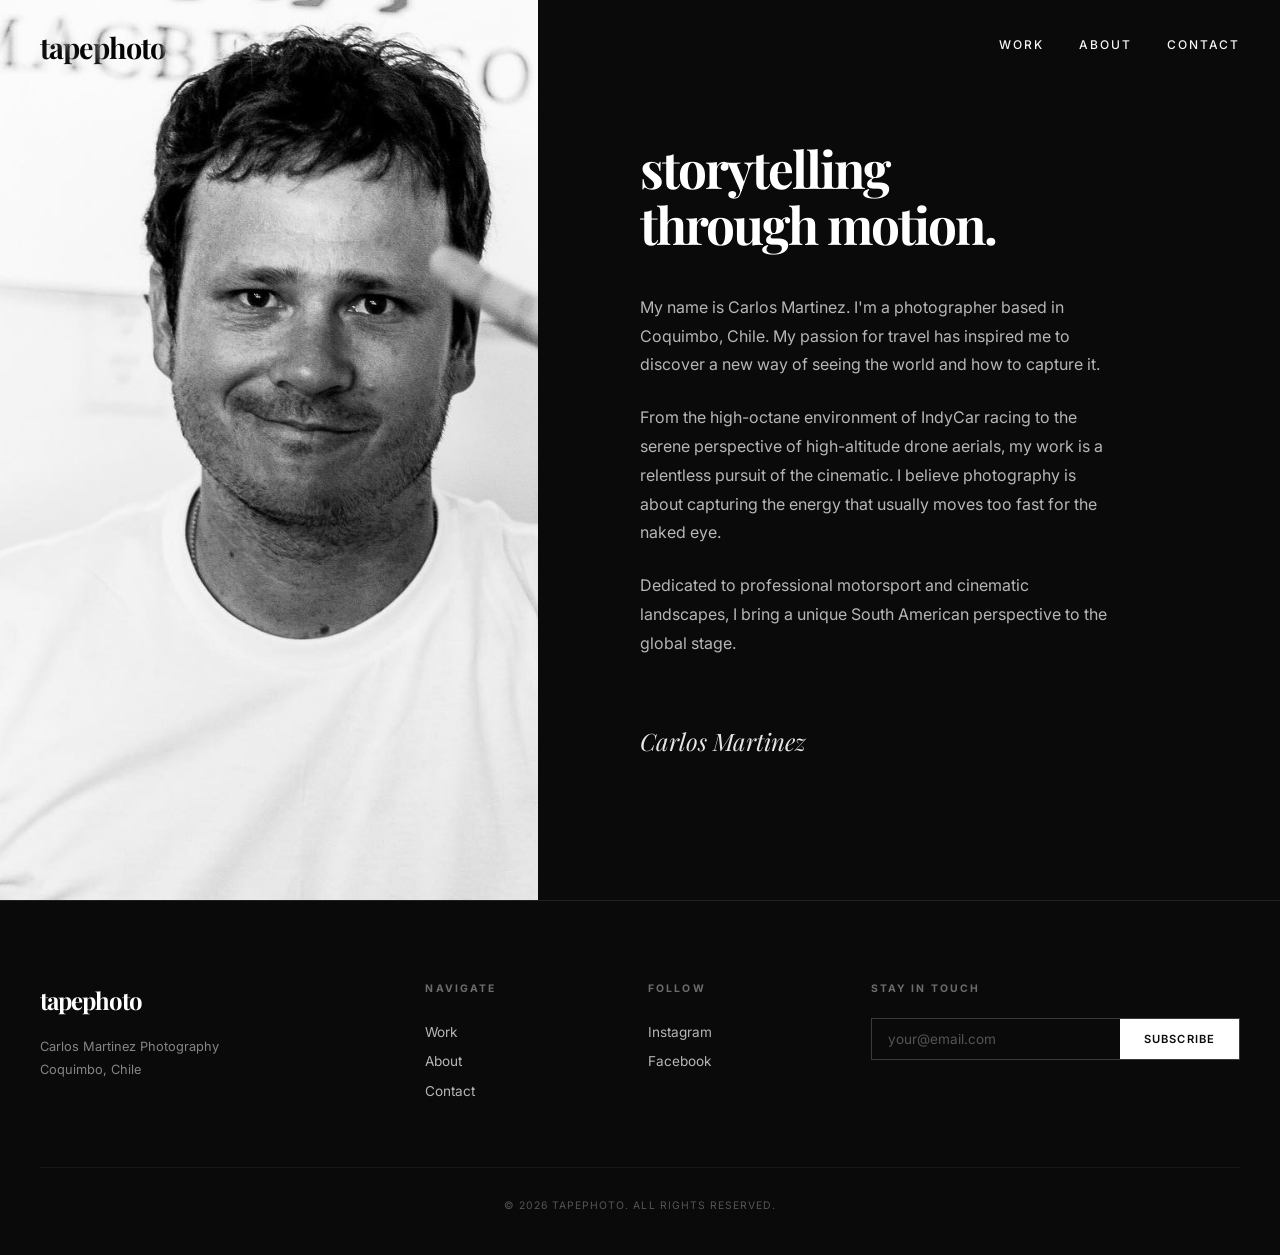
<file: about.html>
<!DOCTYPE html>
<html lang="en">
<head>
    <meta charset="UTF-8">
    <meta name="viewport" content="width=device-width, initial-scale=1.0">
    <title>About | TapePhoto - Carlos Martinez Photography</title>
    <link rel="preconnect" href="https://fonts.googleapis.com">
    <link rel="preconnect" href="https://fonts.gstatic.com" crossorigin>
    <link href="https://fonts.googleapis.com/css2?family=Inter:wght@300;400;500;600;700&family=Playfair+Display:ital,wght@0,400;0,700;1,400;1,700&display=swap" rel="stylesheet">
    <link rel="stylesheet" href="style.css">
</head>
<body>

    <header class="header">
        <a href="index.html" class="logo">tapephoto</a>
        <button class="menu-toggle" aria-label="Toggle menu">
            <span></span><span></span>
        </button>
        <nav class="nav">
            <a href="index.html#work">Work</a>
            <a href="about.html">About</a>
            <a href="contact.html">Contact</a>
        </nav>
    </header>

    <main class="about-hero">
        <div class="about-image">
            <img src="images/ig_portrait.jpg" alt="Carlos Martinez - Photographer">
        </div>
        <div class="about-text">
            <h1>storytelling<br>through motion.</h1>
            <p>
                My name is Carlos Martinez. I'm a photographer based in Coquimbo, Chile. My passion for travel has inspired me to discover a new way of seeing the world and how to capture it.
            </p>
            <p>
                From the high-octane environment of IndyCar racing to the serene perspective of high-altitude drone aerials, my work is a relentless pursuit of the cinematic. I believe photography is about capturing the energy that usually moves too fast for the naked eye.
            </p>
            <p>
                Dedicated to professional motorsport and cinematic landscapes, I bring a unique South American perspective to the global stage.
            </p>
            <div class="about-signature">Carlos Martinez</div>
        </div>
    </main>

    <footer class="footer">
        <div class="footer-inner">
            <div class="footer-brand">
                <a href="index.html" class="logo">tapephoto</a>
                <p>Carlos Martinez Photography<br>Coquimbo, Chile</p>
            </div>
            <div class="footer-links">
                <h4>Navigate</h4>
                <a href="index.html#work">Work</a>
                <a href="about.html">About</a>
                <a href="contact.html">Contact</a>
            </div>
            <div class="footer-social">
                <h4>Follow</h4>
                <a href="https://instagram.com/tapephotocom" target="_blank">Instagram</a>
                <a href="https://facebook.com/tapephoto" target="_blank">Facebook</a>
            </div>
            <div class="footer-newsletter">
                <h4>Stay in Touch</h4>
                <form class="newsletter-form">
                    <input type="email" placeholder="your@email.com" required>
                    <button type="submit">Subscribe</button>
                </form>
            </div>
        </div>
        <div class="footer-bottom">
            <p>&copy; 2026 TapePhoto. All rights reserved.</p>
        </div>
    </footer>

    <script src="main.js"></script>
</body>
</html>
</file>
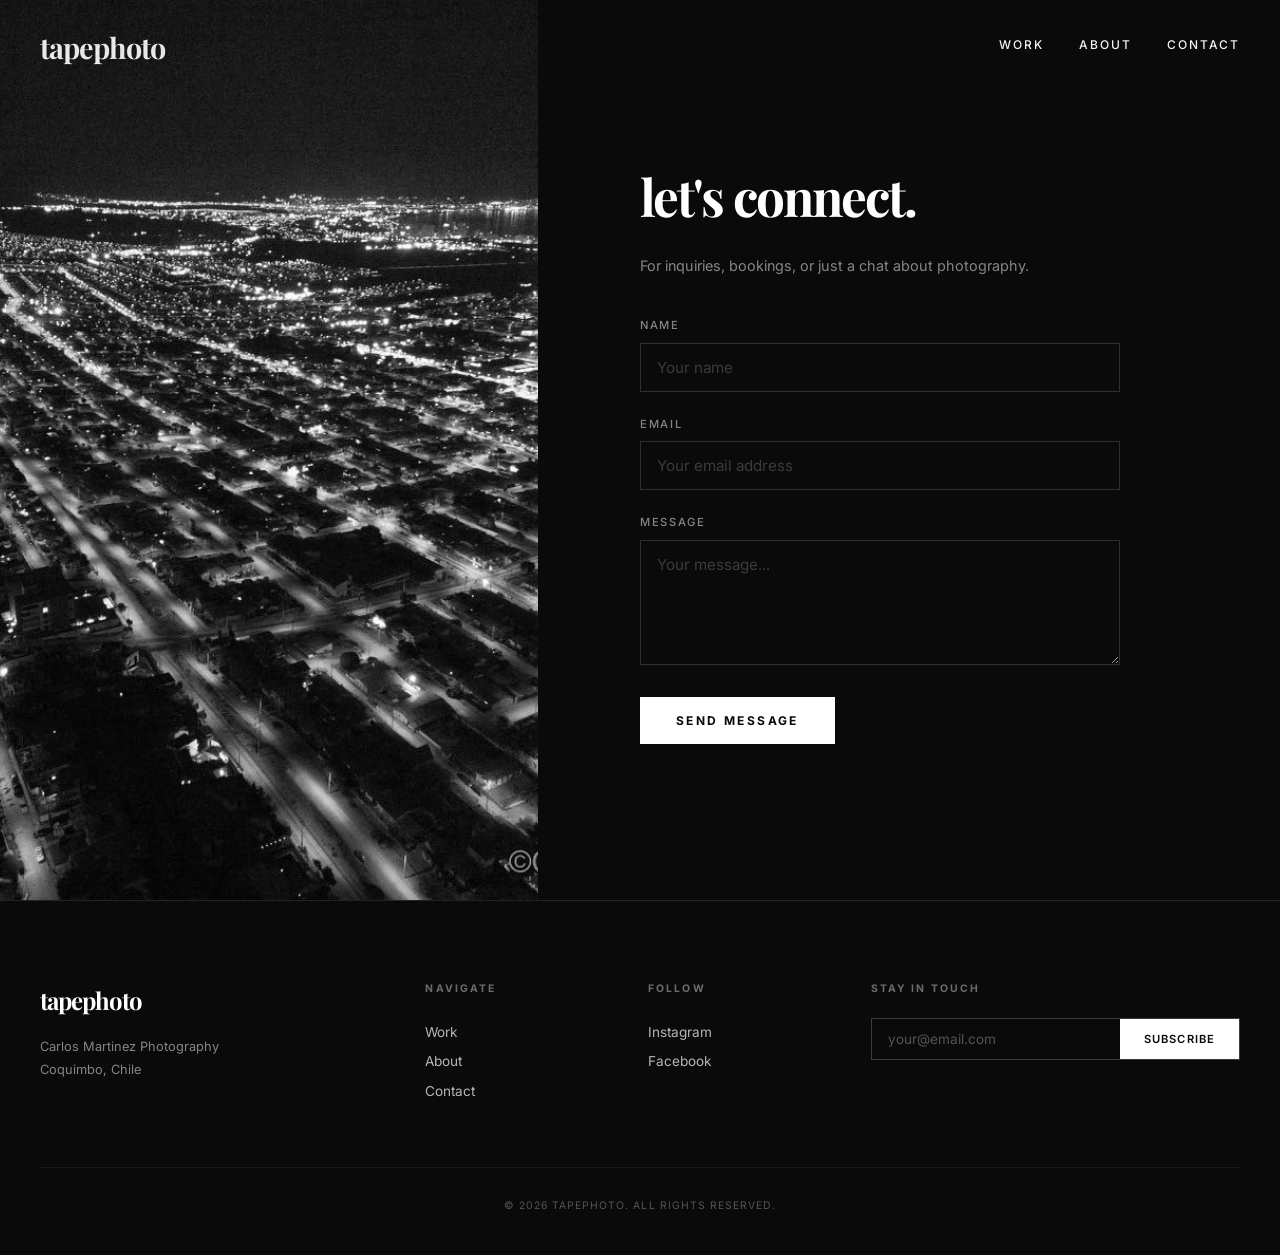
<file: contact.html>
<!DOCTYPE html>
<html lang="en">
<head>
    <meta charset="UTF-8">
    <meta name="viewport" content="width=device-width, initial-scale=1.0">
    <title>Contact | TapePhoto - Carlos Martinez Photography</title>
    <link rel="preconnect" href="https://fonts.googleapis.com">
    <link rel="preconnect" href="https://fonts.gstatic.com" crossorigin>
    <link href="https://fonts.googleapis.com/css2?family=Inter:wght@300;400;500;600;700&family=Playfair+Display:ital,wght@0,400;0,700;1,400;1,700&display=swap" rel="stylesheet">
    <link rel="stylesheet" href="style.css">
</head>
<body>

    <header class="header">
        <a href="index.html" class="logo">tapephoto</a>
        <button class="menu-toggle" aria-label="Toggle menu">
            <span></span><span></span>
        </button>
        <nav class="nav">
            <a href="index.html#work">Work</a>
            <a href="about.html">About</a>
            <a href="contact.html">Contact</a>
        </nav>
    </header>

    <main class="contact-hero">
        <div class="contact-image">
            <img src="images/coastal_aerial.jpg" alt="Aerial Photography - Chile Coast">
        </div>
        <div class="contact-text">
            <h1>let's connect.</h1>
            <p>For inquiries, bookings, or just a chat about photography.</p>
            <form class="contact-form">
                <div class="form-group">
                    <label>Name</label>
                    <input type="text" placeholder="Your name" required>
                </div>
                <div class="form-group">
                    <label>Email</label>
                    <input type="email" placeholder="Your email address" required>
                </div>
                <div class="form-group">
                    <label>Message</label>
                    <textarea rows="5" placeholder="Your message..." required></textarea>
                </div>
                <button type="submit" class="submit-btn">Send Message</button>
            </form>
        </div>
    </main>

    <footer class="footer">
        <div class="footer-inner">
            <div class="footer-brand">
                <a href="index.html" class="logo">tapephoto</a>
                <p>Carlos Martinez Photography<br>Coquimbo, Chile</p>
            </div>
            <div class="footer-links">
                <h4>Navigate</h4>
                <a href="index.html#work">Work</a>
                <a href="about.html">About</a>
                <a href="contact.html">Contact</a>
            </div>
            <div class="footer-social">
                <h4>Follow</h4>
                <a href="https://instagram.com/tapephotocom" target="_blank">Instagram</a>
                <a href="https://facebook.com/tapephoto" target="_blank">Facebook</a>
            </div>
            <div class="footer-newsletter">
                <h4>Stay in Touch</h4>
                <form class="newsletter-form">
                    <input type="email" placeholder="your@email.com" required>
                    <button type="submit">Subscribe</button>
                </form>
            </div>
        </div>
        <div class="footer-bottom">
            <p>&copy; 2026 TapePhoto. All rights reserved.</p>
        </div>
    </footer>

    <script src="main.js"></script>
</body>
</html>
</file>
<file: style.css>
/*
   TapePhoto Design System
   Full-canvas, immersive photography portfolio
*/

:root {
    --white: #FFFFFF;
    --black: #0A0A0A;
    --gray-100: #F5F5F5;
    --gray-200: #E5E5E5;
    --gray-400: #999;
    --gray-600: #666;
    --serif: 'Playfair Display', Georgia, serif;
    --sans: 'Inter', -apple-system, sans-serif;
    --ease: cubic-bezier(0.19, 1, 0.22, 1);
}

* { margin: 0; padding: 0; box-sizing: border-box; }

html { scroll-behavior: smooth; }

body {
    background: var(--black);
    color: var(--white);
    font-family: var(--sans);
    line-height: 1.6;
    overflow-x: hidden;
    -webkit-font-smoothing: antialiased;
}

/* ============ HEADER ============ */
.header {
    position: fixed;
    top: 0;
    left: 0;
    right: 0;
    z-index: 100;
    display: flex;
    align-items: center;
    justify-content: space-between;
    padding: 24px 40px;
    mix-blend-mode: difference;
}

.logo {
    font-family: var(--serif);
    font-size: 1.8rem;
    font-weight: 700;
    color: var(--white);
    text-decoration: none;
    letter-spacing: -1px;
    text-transform: lowercase;
}

.logo-mark {
    display: inline-flex;
    align-items: center;
    line-height: 0;
    color: var(--white);
}
.logo-mark img {
    height: 44px;
    width: auto;
    display: block;
    transition: transform 0.4s ease, opacity 0.3s ease;
}
.logo-mark:hover img { transform: scale(1.04); opacity: 0.85; }

/* Instagram handle chip in nav */
.nav .nav-ig {
    padding: 6px 14px;
    border: 1px solid rgba(255,255,255,0.35);
    border-radius: 999px;
    font-size: 0.7rem !important;
    letter-spacing: 0.1em !important;
    text-transform: none !important;
    background: linear-gradient(135deg, rgba(225,48,108,0.15), rgba(245,133,41,0.15));
    transition: background 0.3s ease, border-color 0.3s ease;
}
.nav .nav-ig:hover {
    background: linear-gradient(135deg, #833AB4, #C13584, #E1306C, #FD1D1D, #F56040);
    border-color: transparent;
    color: #fff;
}
.nav .nav-ig::after { display: none; }

/* Hero Instagram follow link */
.hero-ig {
    display: inline-block;
    margin-top: 22px;
    padding: 10px 22px;
    border: 1px solid rgba(255,255,255,0.55);
    border-radius: 999px;
    color: var(--white);
    text-decoration: none;
    font-size: 0.75rem;
    font-weight: 500;
    letter-spacing: 0.15em;
    text-transform: uppercase;
    backdrop-filter: blur(4px);
    transition: background 0.3s ease, transform 0.3s ease, border-color 0.3s ease;
}
.hero-ig:hover {
    background: linear-gradient(135deg, #833AB4, #C13584, #E1306C, #FD1D1D, #F56040);
    border-color: transparent;
    transform: translateY(-2px);
}

@media (max-width: 760px) {
    .nav .nav-ig { display: none; }
    .logo-mark img { height: 36px; }
}

.nav {
    display: flex;
    gap: 36px;
}

.nav a {
    color: var(--white);
    text-decoration: none;
    font-size: 0.75rem;
    font-weight: 500;
    text-transform: uppercase;
    letter-spacing: 0.15em;
    position: relative;
    padding-bottom: 4px;
}

.nav a::after {
    content: '';
    position: absolute;
    bottom: 0;
    left: 0;
    width: 0;
    height: 1px;
    background: var(--white);
    transition: width 0.4s var(--ease);
}

.nav a:hover::after { width: 100%; }

.menu-toggle {
    display: none;
    flex-direction: column;
    gap: 6px;
    background: none;
    border: none;
    cursor: pointer;
    padding: 4px;
    z-index: 101;
}

.menu-toggle span {
    display: block;
    width: 24px;
    height: 2px;
    background: var(--white);
    transition: 0.3s var(--ease);
}

/* ============ HERO ============ */
.hero {
    position: relative;
    width: 100%;
    height: 100vh;
    overflow: hidden;
}

.hero-img {
    position: absolute;
    inset: 0;
    width: 100%;
    height: 100%;
    object-fit: cover;
    object-position: center;
}

.hero-overlay {
    position: absolute;
    inset: 0;
    background: linear-gradient(
        to bottom,
        rgba(0,0,0,0.3) 0%,
        rgba(0,0,0,0.1) 40%,
        rgba(0,0,0,0.5) 100%
    );
}

.hero-content {
    position: absolute;
    bottom: 120px;
    left: 40px;
    z-index: 2;
}

.hero-content h1 {
    font-family: var(--serif);
    font-size: clamp(3rem, 8vw, 6rem);
    font-weight: 700;
    line-height: 1;
    letter-spacing: -2px;
    margin-bottom: 16px;
}

.hero-subtitle {
    font-size: 0.8rem;
    font-weight: 400;
    text-transform: uppercase;
    letter-spacing: 0.2em;
    opacity: 0.8;
}

.scroll-indicator {
    position: absolute;
    bottom: 40px;
    right: 40px;
    display: flex;
    flex-direction: column;
    align-items: center;
    gap: 12px;
    z-index: 2;
}

.scroll-indicator span {
    font-size: 0.65rem;
    text-transform: uppercase;
    letter-spacing: 0.15em;
    writing-mode: vertical-rl;
    opacity: 0.6;
}

.scroll-line {
    width: 1px;
    height: 60px;
    background: var(--white);
    opacity: 0.4;
    animation: scrollPulse 2s ease-in-out infinite;
}

@keyframes scrollPulse {
    0%, 100% { transform: scaleY(1); opacity: 0.4; }
    50% { transform: scaleY(0.5); opacity: 0.8; }
}

/* ============ WORK SECTION ============ */
.work-section {
    padding: 0;
}

.section-header {
    padding: 100px 40px 60px;
    text-align: center;
}

.section-header h2 {
    font-family: var(--serif);
    font-size: clamp(2rem, 4vw, 3.5rem);
    font-weight: 700;
    letter-spacing: -1px;
    margin-bottom: 12px;
}

.section-header p {
    font-size: 0.8rem;
    text-transform: uppercase;
    letter-spacing: 0.15em;
    opacity: 0.5;
}

/* ============ PHOTO GRID - FULL CANVAS ============ */
.photo-grid {
    display: grid;
    grid-template-columns: repeat(3, 1fr);
    grid-auto-rows: 25vw;
    grid-auto-flow: dense;
    gap: 4px;
    width: 100%;
}

.photo-item {
    position: relative;
    overflow: hidden;
    cursor: pointer;
}

.photo-item.photo-wide {
    grid-column: span 2;
}

.photo-item.photo-tall {
    grid-row: span 2;
}

.photo-item img {
    width: 100%;
    height: 100%;
    object-fit: cover;
    transition: transform 1.2s var(--ease);
    display: block;
}

.photo-item:hover img {
    transform: scale(1.06);
}

.photo-overlay {
    position: absolute;
    inset: 0;
    background: linear-gradient(
        to top,
        rgba(0,0,0,0.7) 0%,
        rgba(0,0,0,0) 50%
    );
    opacity: 0;
    transition: opacity 0.5s var(--ease);
    display: flex;
    flex-direction: column;
    justify-content: flex-end;
    padding: 30px;
}

.photo-item:hover .photo-overlay {
    opacity: 1;
}

.photo-category {
    font-size: 0.65rem;
    text-transform: uppercase;
    letter-spacing: 0.2em;
    opacity: 0.7;
    margin-bottom: 6px;
}

.photo-overlay h3 {
    font-family: var(--serif);
    font-size: 1.5rem;
    font-weight: 700;
    letter-spacing: -0.5px;
}

/* ============ STATEMENT SECTION ============ */
.statement-section {
    position: relative;
    height: 80vh;
    display: flex;
    align-items: center;
    justify-content: center;
    overflow: hidden;
    margin-top: 4px;
}

.statement-bg {
    position: absolute;
    inset: 0;
    width: 100%;
    height: 100%;
    object-fit: cover;
    object-position: center;
}

.statement-overlay {
    position: absolute;
    inset: 0;
    background: rgba(0,0,0,0.65);
}

.statement-content {
    position: relative;
    z-index: 2;
    text-align: center;
    max-width: 700px;
    padding: 40px;
}

.statement-content blockquote {
    font-family: var(--serif);
    font-size: clamp(1.4rem, 3vw, 2.2rem);
    font-style: italic;
    line-height: 1.5;
    margin-bottom: 40px;
    letter-spacing: -0.5px;
}

.btn-outline {
    display: inline-block;
    color: var(--white);
    text-decoration: none;
    font-size: 0.75rem;
    font-weight: 600;
    text-transform: uppercase;
    letter-spacing: 0.15em;
    padding: 14px 36px;
    border: 1px solid rgba(255,255,255,0.4);
    transition: all 0.4s var(--ease);
}

.btn-outline:hover {
    background: var(--white);
    color: var(--black);
}

/* ============ FOOTER ============ */
.footer {
    background: var(--black);
    border-top: 1px solid rgba(255,255,255,0.1);
    padding: 80px 40px 40px;
}

.footer-inner {
    display: grid;
    grid-template-columns: 2fr 1fr 1fr 2fr;
    gap: 60px;
    max-width: 1200px;
    margin: 0 auto;
}

.footer-brand .logo {
    display: inline-block;
    margin-bottom: 16px;
    font-size: 1.5rem;
}
.footer-brand .logo-mark img { height: 38px; }

.footer-brand p {
    font-size: 0.8rem;
    opacity: 0.5;
    line-height: 1.8;
}

.footer h4 {
    font-size: 0.65rem;
    text-transform: uppercase;
    letter-spacing: 0.2em;
    opacity: 0.4;
    margin-bottom: 20px;
}

.footer-links a,
.footer-social a {
    display: block;
    color: var(--white);
    text-decoration: none;
    font-size: 0.85rem;
    padding: 4px 0;
    opacity: 0.7;
    transition: opacity 0.3s;
}

.footer-links a:hover,
.footer-social a:hover {
    opacity: 1;
}

.newsletter-form {
    display: flex;
    border: 1px solid rgba(255,255,255,0.2);
}

.newsletter-form input {
    flex: 1;
    padding: 12px 16px;
    border: none;
    outline: none;
    background: transparent;
    color: var(--white);
    font-family: var(--sans);
    font-size: 0.85rem;
}

.newsletter-form input::placeholder {
    color: rgba(255,255,255,0.3);
}

.newsletter-form button {
    padding: 12px 24px;
    background: var(--white);
    color: var(--black);
    border: none;
    font-family: var(--sans);
    font-size: 0.7rem;
    font-weight: 600;
    text-transform: uppercase;
    letter-spacing: 0.1em;
    cursor: pointer;
    transition: opacity 0.3s;
}

.newsletter-form button:hover {
    opacity: 0.8;
}

.footer-bottom {
    text-align: center;
    margin-top: 60px;
    padding-top: 30px;
    border-top: 1px solid rgba(255,255,255,0.06);
}

.footer-bottom p {
    font-size: 0.65rem;
    letter-spacing: 0.1em;
    opacity: 0.3;
    text-transform: uppercase;
}

/* ============ LIGHTBOX ============ */
.lightbox {
    position: fixed;
    inset: 0;
    z-index: 1000;
    background: rgba(0,0,0,0.95);
    display: flex;
    align-items: center;
    justify-content: center;
    opacity: 0;
    pointer-events: none;
    transition: opacity 0.4s var(--ease);
}

.lightbox.active {
    opacity: 1;
    pointer-events: all;
}

.lightbox-img {
    max-width: 90vw;
    max-height: 90vh;
    object-fit: contain;
    transition: transform 0.4s var(--ease);
}

.lightbox-close,
.lightbox-prev,
.lightbox-next {
    position: absolute;
    background: none;
    border: none;
    color: var(--white);
    cursor: pointer;
    font-size: 2rem;
    padding: 16px;
    opacity: 0.6;
    transition: opacity 0.3s;
    z-index: 1001;
}

.lightbox-close:hover,
.lightbox-prev:hover,
.lightbox-next:hover { opacity: 1; }

.lightbox-close { top: 20px; right: 30px; font-size: 2.5rem; }
.lightbox-prev { left: 20px; top: 50%; transform: translateY(-50%); font-size: 3rem; }
.lightbox-next { right: 20px; top: 50%; transform: translateY(-50%); font-size: 3rem; }

/* ============ ABOUT PAGE ============ */
.about-hero {
    position: relative;
    height: 100vh;
    display: flex;
    overflow: hidden;
}

.about-image {
    flex: 1;
    position: relative;
}

.about-image img {
    width: 100%;
    height: 100%;
    object-fit: cover;
}

.about-text {
    flex: 1;
    display: flex;
    flex-direction: column;
    justify-content: center;
    padding: 80px 8%;
    background: var(--black);
}

.about-text h1 {
    font-family: var(--serif);
    font-size: clamp(2.5rem, 4vw, 4rem);
    font-weight: 700;
    letter-spacing: -2px;
    line-height: 1.1;
    margin-bottom: 40px;
}

.about-text p {
    font-size: 1rem;
    line-height: 1.8;
    opacity: 0.7;
    margin-bottom: 24px;
    max-width: 480px;
}

.about-signature {
    font-family: var(--serif);
    font-style: italic;
    font-size: 1.5rem;
    margin-top: 40px;
    opacity: 0.9;
}

/* ============ CONTACT PAGE ============ */
.contact-hero {
    position: relative;
    min-height: 100vh;
    display: flex;
    overflow: hidden;
}

.contact-image {
    flex: 1;
    position: relative;
}

.contact-image img {
    width: 100%;
    height: 100%;
    object-fit: cover;
}

.contact-text {
    flex: 1;
    display: flex;
    flex-direction: column;
    justify-content: center;
    padding: 80px 8%;
    background: var(--black);
}

.contact-text h1 {
    font-family: var(--serif);
    font-size: clamp(2.5rem, 4vw, 3.5rem);
    font-weight: 700;
    letter-spacing: -2px;
    margin-bottom: 16px;
}

.contact-text > p {
    font-size: 0.9rem;
    opacity: 0.5;
    margin-bottom: 40px;
}

.contact-form {
    display: flex;
    flex-direction: column;
    gap: 24px;
    max-width: 480px;
}

.form-group { display: flex; flex-direction: column; gap: 8px; }

.form-group label {
    font-size: 0.7rem;
    text-transform: uppercase;
    letter-spacing: 0.15em;
    font-weight: 500;
    opacity: 0.5;
}

.form-group input,
.form-group textarea {
    padding: 14px 16px;
    border: 1px solid rgba(255,255,255,0.15);
    background: transparent;
    color: var(--white);
    font-family: var(--sans);
    font-size: 0.95rem;
    outline: none;
    transition: border-color 0.3s;
}

.form-group input:focus,
.form-group textarea:focus {
    border-color: rgba(255,255,255,0.5);
}

.form-group input::placeholder,
.form-group textarea::placeholder {
    color: rgba(255,255,255,0.2);
}

.submit-btn {
    padding: 16px 36px;
    background: var(--white);
    color: var(--black);
    border: none;
    font-family: var(--sans);
    font-size: 0.75rem;
    font-weight: 700;
    text-transform: uppercase;
    letter-spacing: 0.2em;
    cursor: pointer;
    transition: opacity 0.3s;
    align-self: flex-start;
    margin-top: 8px;
}

.submit-btn:hover { opacity: 0.8; }

/* ============ SCROLL ANIMATIONS ============ */
/* Handled via JS inline styles for reliability */

/* ============ RESPONSIVE ============ */
@media (max-width: 1024px) {
    .footer-inner {
        grid-template-columns: 1fr 1fr;
        gap: 40px;
    }
}

@media (max-width: 768px) {
    .header { padding: 20px 24px; }

    .menu-toggle { display: flex; }

    .nav {
        position: fixed;
        inset: 0;
        background: var(--black);
        flex-direction: column;
        align-items: center;
        justify-content: center;
        gap: 32px;
        opacity: 0;
        pointer-events: none;
        transition: opacity 0.4s var(--ease);
    }

    .nav.open {
        opacity: 1;
        pointer-events: all;
    }

    .nav a { font-size: 1.2rem; letter-spacing: 0.3em; }

    .hero-content { left: 24px; bottom: 100px; }

    .section-header { padding: 60px 24px 40px; }

    .photo-grid {
        grid-template-columns: 1fr 1fr;
        grid-auto-rows: 35vw;
        gap: 2px;
    }

    .photo-item.photo-wide { grid-column: span 2; }
    .photo-item.photo-tall { grid-row: span 2; }

    .photo-overlay { opacity: 1; }
    .photo-overlay h3 { font-size: 1rem; }
    .photo-overlay { padding: 16px; }

    .statement-section { height: 60vh; }
    .statement-content blockquote { font-size: 1.2rem; }

    .about-hero,
    .contact-hero { flex-direction: column; }

    .about-image,
    .contact-image { height: 50vh; flex: none; }

    .about-text,
    .contact-text { padding: 60px 24px; }

    .footer { padding: 60px 24px 30px; }

    .footer-inner {
        grid-template-columns: 1fr;
        gap: 30px;
    }

    .scroll-indicator { display: none; }
}

@media (max-width: 480px) {
    .photo-grid {
        grid-template-columns: 1fr;
        grid-auto-rows: 60vw;
    }

    .photo-item.photo-wide { grid-column: span 1; }
    .photo-item.photo-tall { grid-row: span 1; }

    .hero-content h1 { font-size: 2.5rem; }
}
</file>
